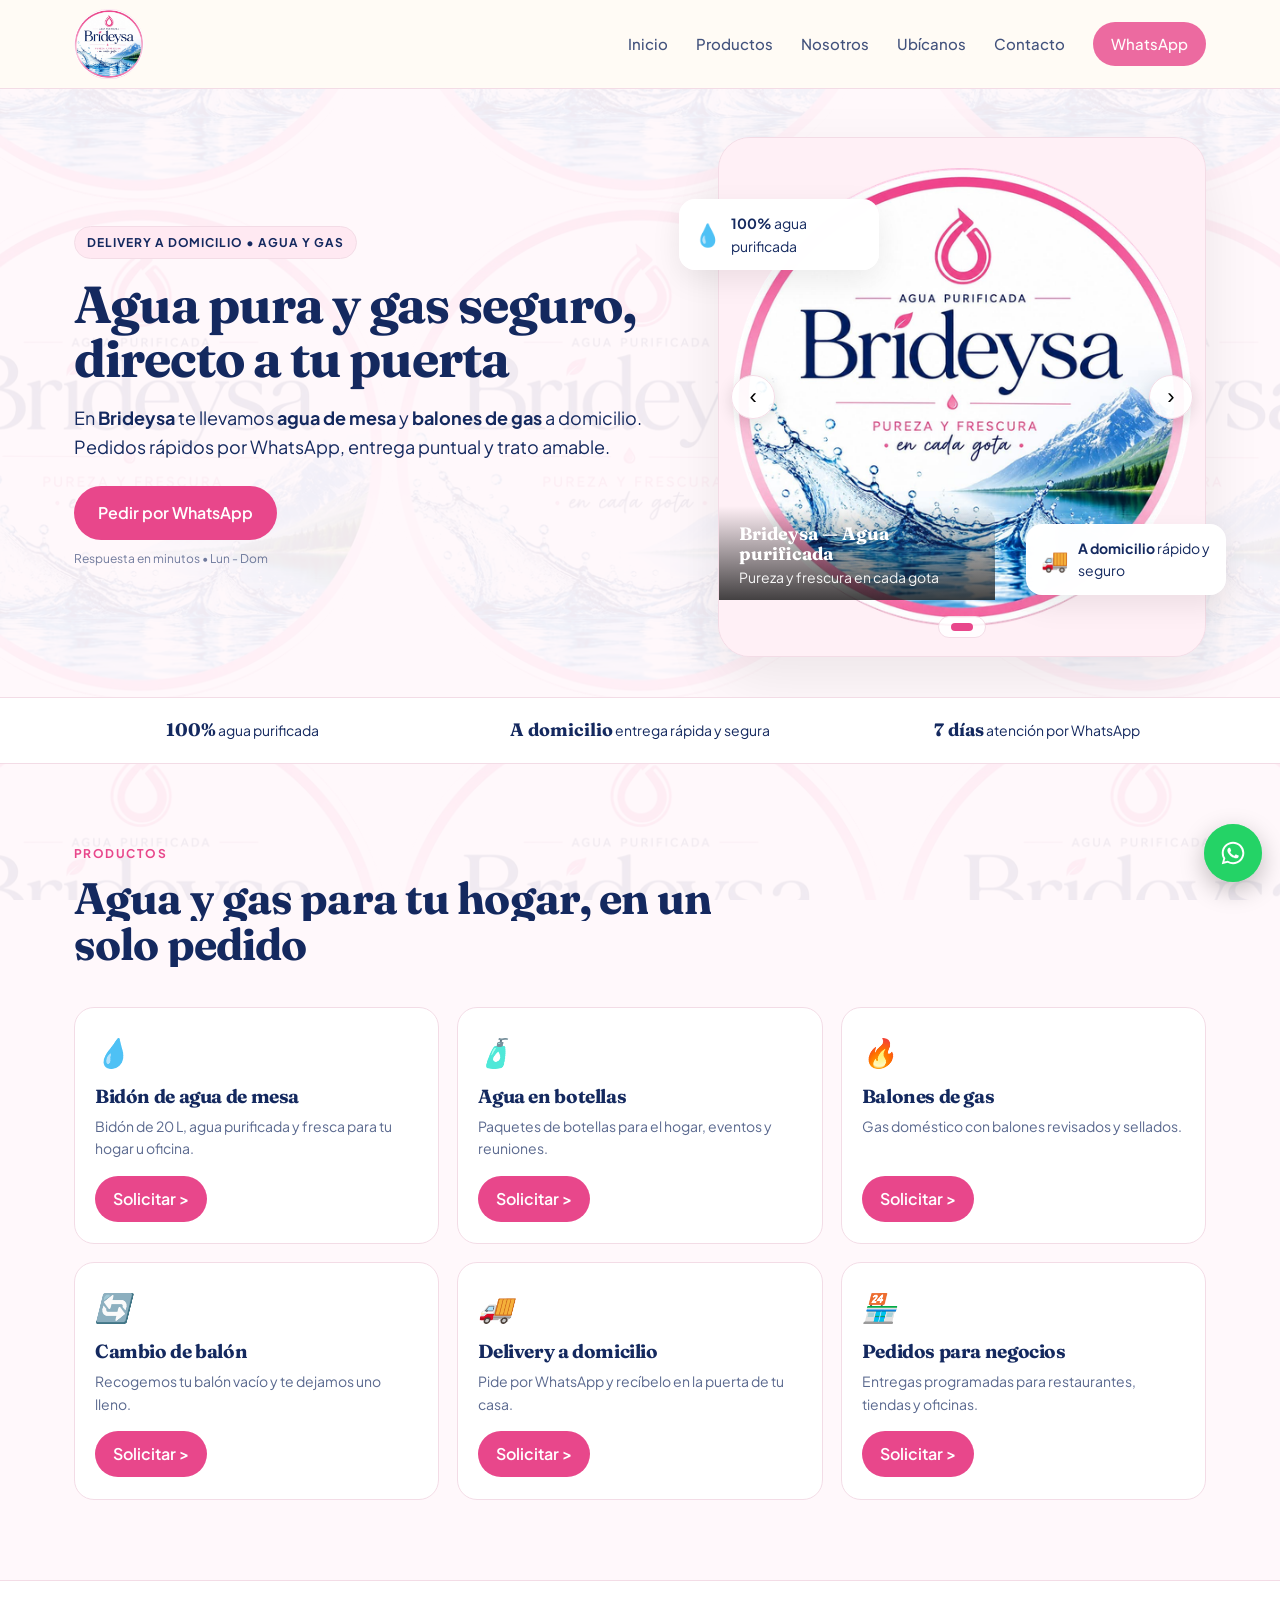
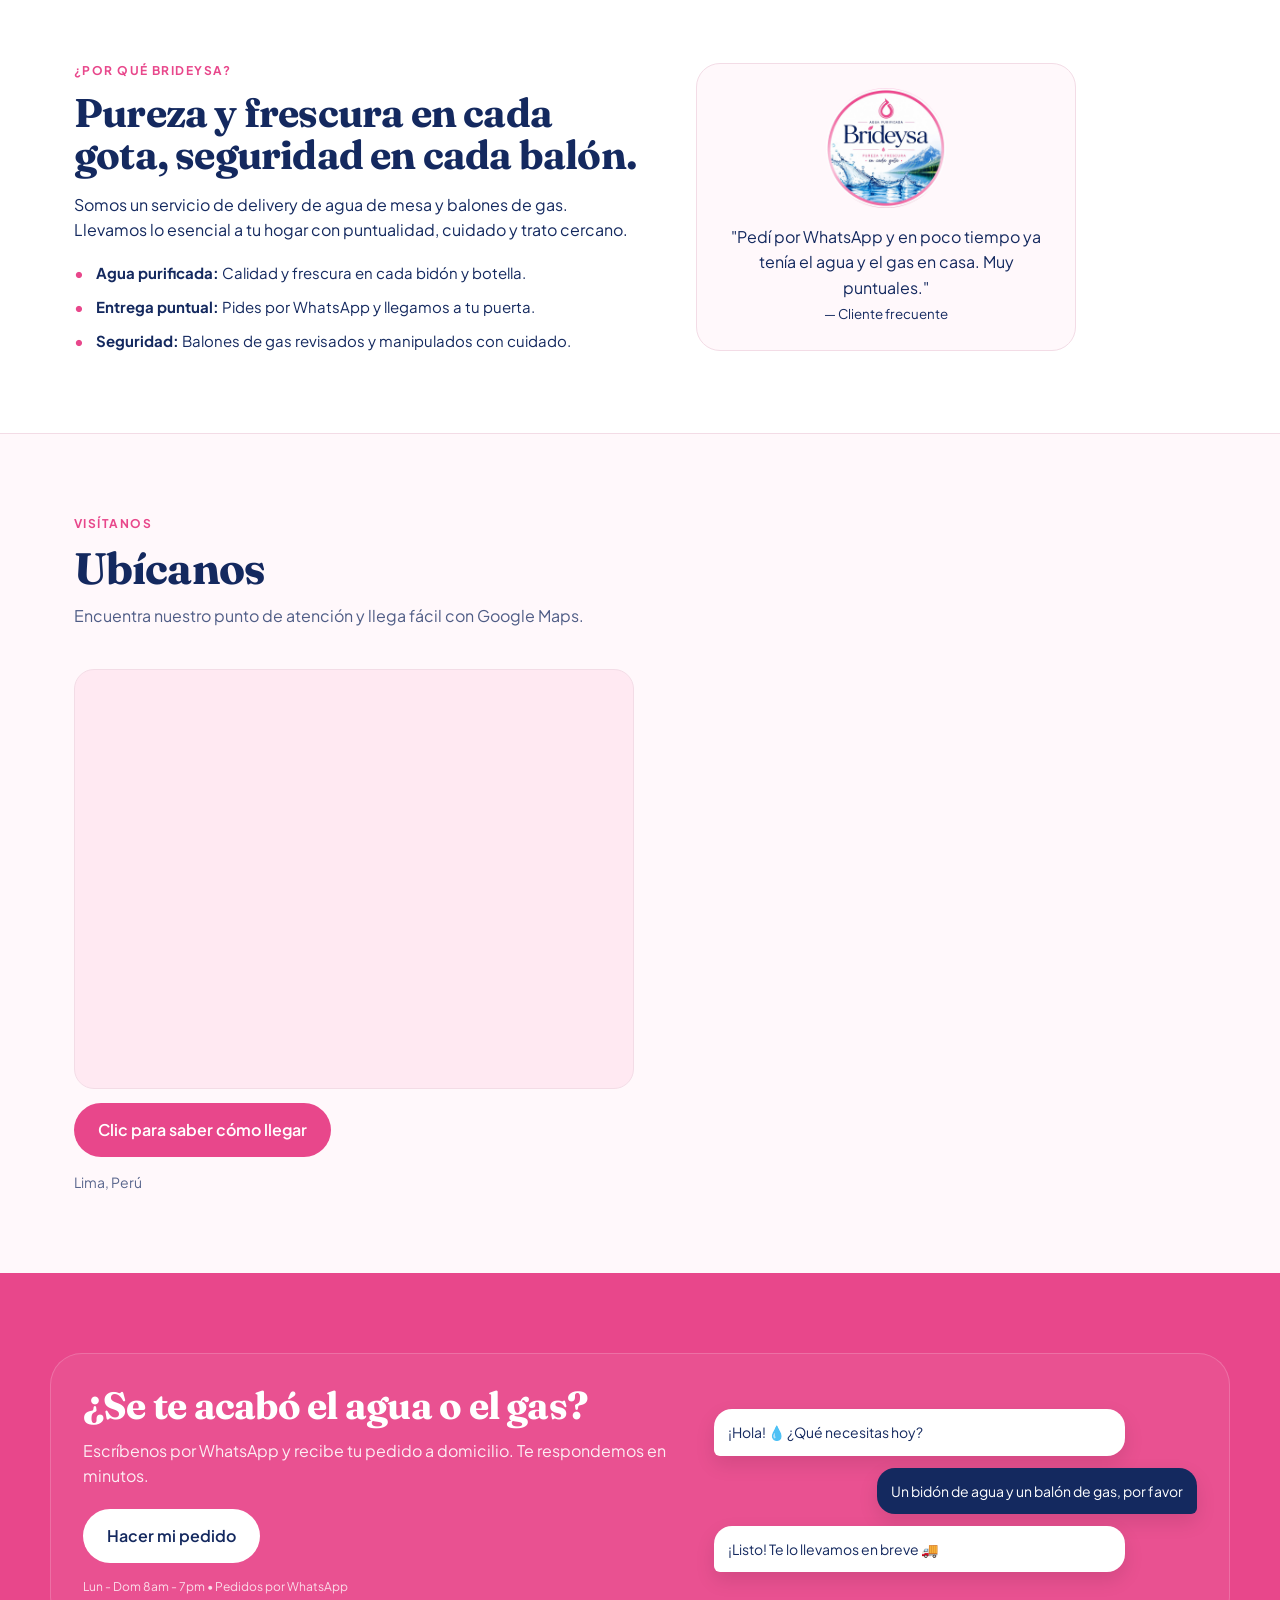
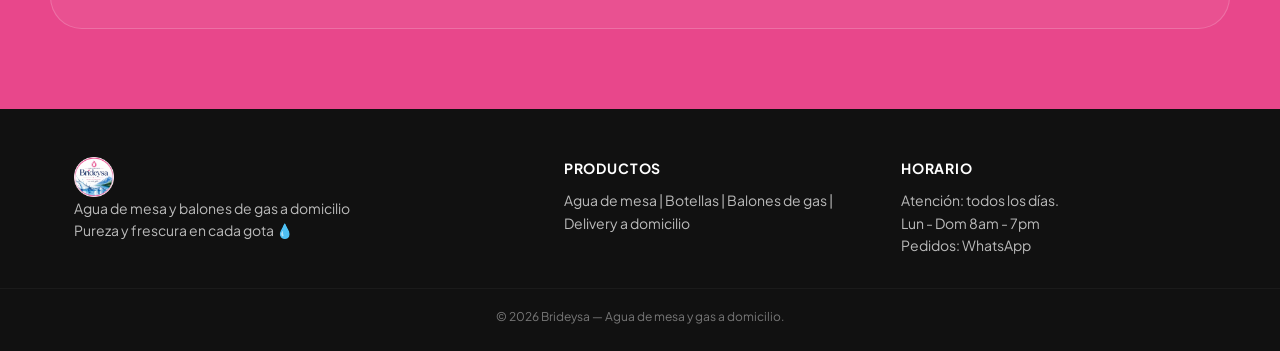
<file: index.html>
<!DOCTYPE html>
<html lang="es">
<head>
<meta charset="utf-8">
<meta name="viewport" content="width=device-width,initial-scale=1,viewport-fit=cover">
<title>Brideysa — Agua de Mesa y Gas a Domicilio</title>
<meta name="description" content="Brideysa: agua de mesa y balones de gas a domicilio. Pide por WhatsApp y recibe en tu puerta.">
<meta name="theme-color" content="#E8478B">

<!-- VISTA PREVIA PARA WHATSAPP / FACEBOOK -->
<meta property="og:title" content="Brideysa — Agua de Mesa y Gas a Domicilio">
<meta property="og:description" content="Brideysa: agua de mesa y balones de gas a domicilio. Pide por WhatsApp y recibe en tu puerta.">
<meta property="og:image" content="https://web-brideysa.vercel.app/og-image.jpg">
<meta property="og:image:secure_url" content="https://web-brideysa.vercel.app/og-image.jpg">
<meta property="og:url" content="https://web-brideysa.vercel.app/">
<meta property="og:type" content="website">
<meta property="og:site_name" content="Brideysa">
<meta property="og:image:width" content="1200">
<meta property="og:image:height" content="630">
<meta property="og:image:alt" content="Brideysa - Agua purificada">

<!-- Twitter / WhatsApp large preview -->
<meta name="twitter:card" content="summary_large_image">
<meta name="twitter:title" content="Brideysa — Agua de Mesa y Gas a Domicilio">
<meta name="twitter:description" content="Agua de mesa y balones de gas a domicilio. Pide por WhatsApp.">
<meta name="twitter:image" content="https://web-brideysa.vercel.app/og-image.jpg">

<link rel="icon" type="image/png" href="assets/img/favicon.png?v=4">
<link rel="apple-touch-icon" href="assets/img/logo.png?v=4">
<link rel="preconnect" href="https://fonts.googleapis.com">
<link href="https://fonts.googleapis.com/css2?family=Fraunces:opsz,wght@9..144,600;9..144,700&family=Plus+Jakarta+Sans:wght@400;500;600&display=swap" rel="stylesheet">
<link rel="stylesheet" href="styles.css?v=4">
</head>
<body>
<div class="bg-watermark" id="bg-watermark"></div>
<div id="splash"><div class="splash-inner"><img data-logo src="assets/img/logo.png?v=4" alt="Brideysa" width="180"><div class="splash-bar"><span></span></div><div class="splash-credit"><p>Desarrollado por ITECT</p><p>© ITECT 2026. Todos los derechos reservados.</p></div></div></div>
<header class="header"><div class="container header-inner"><a href="#inicio" class="logo"><img data-logo src="assets/img/logo.png?v=4" alt="Brideysa"></a><nav class="nav" id="navMenu"><a href="#inicio">Inicio</a><a href="#servicios">Productos</a><a href="#nosotros">Nosotros</a><a href="#ubicanos" id="nav-ubicanos">Ubícanos</a><a href="#contacto">Contacto</a><a class="btn btn-teal" id="header-whatsapp" href="https://wa.me/51900000000?text=Hola%20Brideysa%2C%20quisiera%20hacer%20un%20pedido" target="_blank" rel="noopener">WhatsApp</a></nav><button class="nav-toggle" id="navToggle" aria-label="Menú" aria-expanded="false"><span></span><span></span></button></div></header>
<div class="nav-overlay" id="navOverlay"></div>
<main>
<section id="inicio" class="hero"><div class="container hero-grid">
<div class="hero-copy"><div class="badge reveal" id="hero-badge">Delivery a domicilio • Agua y Gas</div><h1 class="reveal" data-split id="hero-titulo">Agua pura y gas seguro, directo a tu puerta</h1><p class="reveal" style="transition-delay:.15s" id="hero-desc">En <strong>Brideysa</strong> te llevamos agua de mesa y balones de gas a domicilio.</p><div class="hero-cta reveal" style="transition-delay:.25s"><a class="btn btn-teal btn-lg" data-magnetic id="hero-cta" href="https://wa.me/51900000000?text=Hola%20Brideysa%2C%20quisiera%20hacer%20un%20pedido" target="_blank">Pedir por WhatsApp</a><span class="cta-note" id="hero-nota">Respuesta en minutos • Lun - Dom</span></div></div>
<!-- AQUI VA EL CARRUSEL QUE MARCASTE EN ROJO - REEMPLAZA EL BLOQUE DE ANTES -->
<div class="hero-visual reveal" style="transition-delay:.3s" id="hero-visual">
  <div class="carousel" id="hero-carousel">
    <div class="carousel-track" id="carousel-track">
      <!-- Se llena desde data.json -->
    </div>
    <button class="carousel-btn prev" id="carousel-prev" aria-label="Anterior">‹</button>
    <button class="carousel-btn next" id="carousel-next" aria-label="Siguiente">›</button>
    <div class="carousel-dots" id="carousel-dots"></div>
  </div>
  <div class="hero-card float-1"><span>💧</span><div><strong>100%</strong> agua purificada</div></div>
  <div class="hero-card float-2"><span>🚚</span><div><strong>A domicilio</strong> rápido y seguro</div></div>
</div>
</div></section>
<div class="trust-bar"><div class="container trust-grid" id="trust-grid"></div></div>
<section id="servicios" class="section"><div class="container"><div class="section-head reveal"><span class="eyebrow">Productos</span><h2 data-split>Agua y gas para tu hogar, en un solo pedido</h2></div><div class="services-grid" id="services-grid"></div></div></section>
<section id="nosotros" class="section alt"><div class="container about-grid"><div class="about-copy reveal"><span class="eyebrow" id="nosotros-eyebrow">Por qué Brideysa</span><h2 data-split id="nosotros-titulo">Pureza y frescura en cada gota.</h2><p id="nosotros-desc"></p><ul class="values" id="nosotros-valores"></ul></div><div class="about-visual reveal" style="transition-delay:.15s"><div class="about-card"><img data-logo src="assets/img/logo.png?v=4" alt="Logo"><p id="nosotros-testimonio"></p><small id="nosotros-autor"></small></div></div></div></section>
<section id="ubicanos" class="section"><div class="container"><div class="section-head reveal"><span class="eyebrow" id="ubi-eyebrow"></span><h2 id="ubi-titulo"></h2><p id="ubi-texto" style="margin-top:12px;opacity:.75"></p></div><div class="ubi-grid reveal is-visible" id="ubi-grid"><div class="ubi-map"><div class="ubi-map-frame"><iframe id="ubi-iframe" title="Mapa de ubicación" loading="lazy" referrerpolicy="no-referrer-when-downgrade" allowfullscreen></iframe></div><a class="btn btn-teal btn-lg" id="ubi-btn" target="_blank" rel="noopener"></a><p class="ubi-dir" id="ubi-dir"></p></div><div class="ubi-photo" id="ubi-photo" hidden><img id="ubi-img" alt="Nuestro local" loading="lazy"></div></div></div></section>
<section id="contacto" class="section cta"><div class="container cta-box reveal"><div><h2 data-split id="contacto-titulo"></h2><p id="contacto-desc"></p><a class="btn btn-cream btn-lg" data-magnetic id="contacto-cta" href="#" target="_blank">Hablar por WhatsApp</a><div class="cta-meta" id="contacto-meta"></div></div><div class="cta-chat" id="cta-chat"></div></div></section>
</main>
<footer class="footer"><div class="container footer-grid"><div><img data-logo src="assets/img/logo.png?v=4" alt="" height="40"><p id="footer-desc"></p></div><div><h4>Productos</h4><p id="footer-servicios"></p></div><div><h4>Horario</h4><p id="footer-horario"></p></div></div><div class="copy" id="footer-copy"></div></footer>
<script src="lib/manifest.js?v=4" defer></script>
<script src="main.js?v=4" defer></script>
<a id="wa-float" class="wa-float" href="#" target="_blank" rel="noopener" aria-label="Escríbenos por WhatsApp" hidden><svg viewBox="0 0 32 32" width="30" height="30" aria-hidden="true"><path fill="#fff" d="M16.04 4C9.4 4 4 9.35 4 15.94c0 2.1.56 4.15 1.62 5.96L4 28l6.27-1.6a12.1 12.1 0 0 0 5.77 1.47h.01c6.63 0 12.03-5.35 12.03-11.94C28.08 9.35 22.68 4 16.04 4zm0 21.8h-.01a10 10 0 0 1-5.1-1.4l-.37-.22-3.72.95.99-3.6-.24-.37a9.8 9.8 0 0 1-1.5-5.21c0-5.45 4.46-9.88 9.95-9.88 2.66 0 5.15 1.03 7.03 2.9a9.8 9.8 0 0 1 2.91 7c0 5.45-4.46 9.83-9.94 9.83zm5.45-7.36c-.3-.15-1.77-.87-2.04-.97-.27-.1-.47-.15-.67.15-.2.3-.77.97-.94 1.17-.17.2-.35.22-.65.07-.3-.15-1.26-.46-2.4-1.47-.89-.78-1.49-1.75-1.66-2.05-.17-.3-.02-.46.13-.6.13-.13.3-.35.45-.52.15-.17.2-.3.3-.5.1-.2.05-.37-.02-.52-.08-.15-.67-1.6-.92-2.2-.24-.58-.49-.5-.67-.51h-.57c-.2 0-.52.07-.8.37-.27.3-1.04 1.01-1.04 2.47s1.07 2.87 1.22 3.07c.15.2 2.1 3.2 5.08 4.49.71.3 1.26.49 1.7.62.71.22 1.36.19 1.87.12.57-.09 1.77-.72 2.02-1.42.25-.7.25-1.29.17-1.42-.07-.12-.27-.2-.57-.35z"/></svg></a>
</body>
</html>
</file>
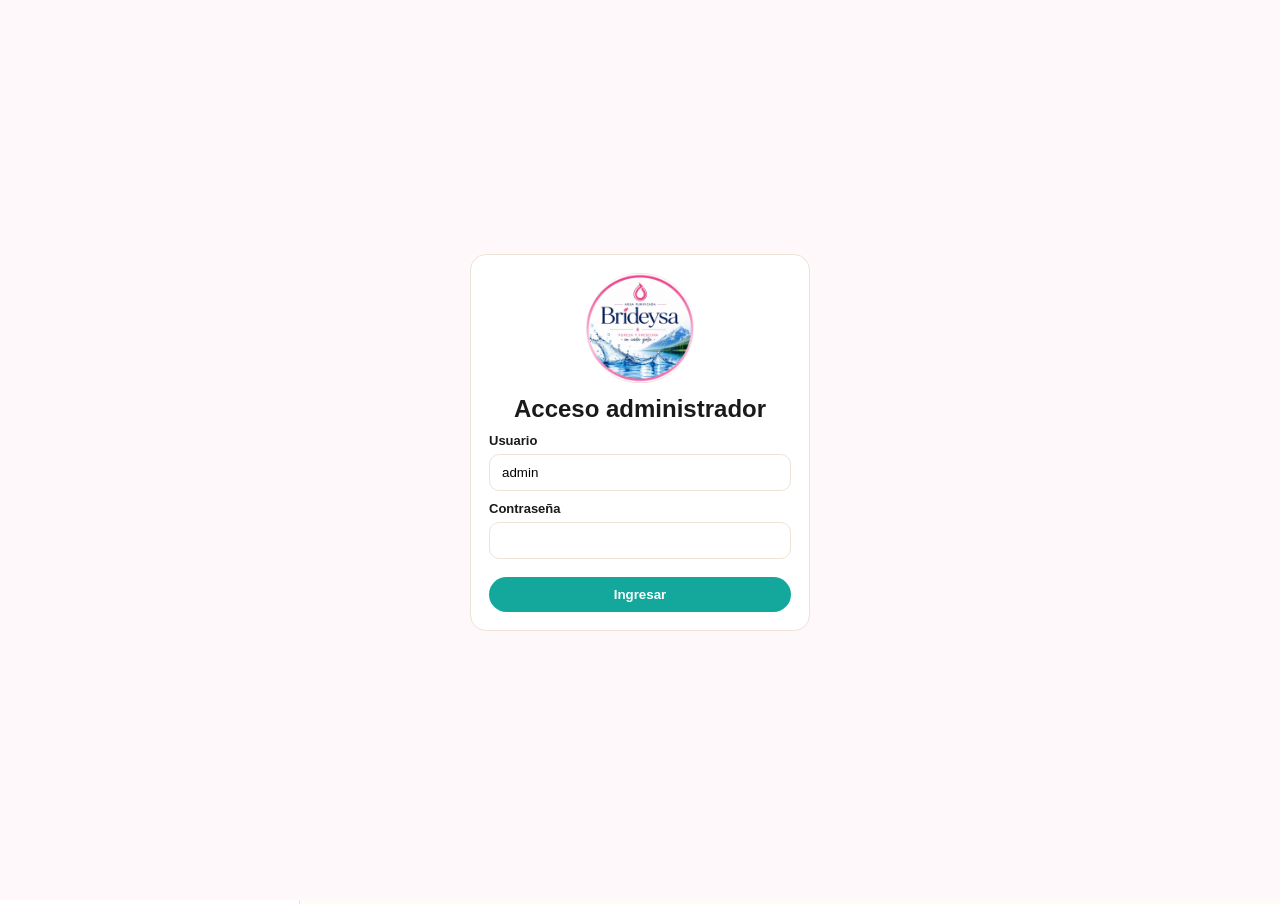
<file: portal_admin.html>
<!DOCTYPE html>
<html lang="es">
<head>
<meta charset="UTF-8">
<meta name="viewport" content="width=device-width,initial-scale=1">
<title>Portal Admin - Brideysa</title>
<meta name="robots" content="noindex,nofollow">
<style>
:root{--cream:#FFFBF5;--teal:#14A89C;--line:#EDE3D6;--charcoal:#1A1A1A}
*{box-sizing:border-box;margin:0;padding:0}body{font-family:Inter,sans-serif;background:var(--cream);color:var(--charcoal)}
.header{padding:18px 24px;border-bottom:1px solid var(--line);background:#fff;display:flex;justify-content:space-between;align-items:center;position:sticky;top:0;z-index:10;flex-wrap:wrap;gap:12px}
.btn{border-radius:999px;padding:10px 18px;border:0;cursor:pointer;font-weight:600}
.btn-teal{background:var(--teal);color:#fff}.btn-ghost{background:#fff;border:1px solid var(--line)}
.layout{display:grid;grid-template-columns:300px 1fr;min-height:calc(100vh - 70px)}
.sidebar{background:#fff;border-right:1px solid var(--line);padding:18px;overflow:auto}
.sidebar h3{font-size:12px;letter-spacing:.1em;text-transform:uppercase;opacity:.6;margin:18px 0 8px}
.sidebar button{display:block;width:100%;text-align:left;padding:10px 12px;border-radius:10px;border:0;background:transparent;cursor:pointer;margin-bottom:4px}
.sidebar button.active{background:var(--cream);border:1px solid var(--line);font-weight:600}
.main{padding:24px;max-width:950px}
.card{background:#fff;border:1px solid var(--line);border-radius:16px;padding:18px;margin-bottom:16px}
label{font-size:13px;font-weight:600;display:block;margin:10px 0 6px}
input,textarea,select{width:100%;padding:10px 12px;border:1px solid var(--line);border-radius:10px;font-family:inherit}
textarea{min-height:70px;resize:vertical}
.grid2{display:grid;grid-template-columns:1fr 1fr;gap:12px}
.svc-item{border:1px dashed var(--line);padding:12px;border-radius:12px;margin-bottom:10px;background:#FFFBF5}
.small{font-size:12px;opacity:.6}
.svc-frame{width:100%;max-width:320px;aspect-ratio:4/3;overflow:hidden;border-radius:12px;border:1px solid var(--line);background:#fff;margin-top:8px}.svc-frame img{width:100%;height:100%;object-fit:cover;display:block}.enc{display:grid;grid-template-columns:90px 1fr;gap:6px 10px;align-items:center;max-width:320px;margin-top:8px;font-size:12px}.enc input{padding:0}
.preview-img{width:100%;height:160px;object-fit:cover;border-radius:10px;border:1px solid var(--line);background:#fff}
.badge{display:inline-flex;padding:4px 8px;border-radius:999px;background:#FFF2E6;border:1px solid var(--line);font-size:11px;font-weight:700}
@media(max-width:900px){.layout{grid-template-columns:1fr}.sidebar{display:flex;gap:8px;overflow-x:auto}.sidebar button{white-space:nowrap}}
</style>
</head>
<body>
<div id="login" style="position:fixed;inset:0;background:#FFF8FB;z-index:99;display:grid;place-items:center;padding:16px"><div class="card" style="width:340px;max-width:100%"><div style="text-align:center"><img src="assets/img/logo.png" alt="Brideysa" width="110"></div><h2 style="text-align:center;margin-top:8px">Acceso administrador</h2><label>Usuario</label><input id="lg-user" autocomplete="username" value="admin"><label>Contraseña</label><input id="lg-pass" type="password" autocomplete="current-password" onkeydown="if(event.key==='Enter')login()"><p id="lg-msg" class="small" style="color:#c0392b;margin-top:8px"></p><button class="btn btn-teal" style="width:100%;margin-top:10px" onclick="login()">Ingresar</button></div></div>
<div id="toast" style="position:fixed;bottom:18px;left:50%;transform:translateX(-50%);background:#14295F;color:#fff;padding:12px 18px;border-radius:12px;display:none;z-index:100;max-width:90%"></div>
<div class="header"><strong>Brideysa - Panel de administración</strong><div style="display:flex;gap:8px;flex-wrap:wrap"><button class="btn btn-ghost" onclick="importar()">Importar JSON</button> <button class="btn btn-ghost" onclick="copiar()">Copiar JSON</button> <button class="btn btn-ghost" onclick="exportar()">Descargar cambios</button> <button class="btn btn-teal" onclick="publicar()">🚀 Subir cambios</button> <button class="btn btn-ghost" onclick="cambiarClave()">🔑 Contraseña</button> <button class="btn btn-ghost" onclick="salir()">Salir</button></div></div>
<div class="layout">
<div class="sidebar">
<h3>Secciones</h3>
<button class="active" onclick="show('hero')" id="b-hero">Inicio / Hero</button>
<button onclick="show('whatsapp')" id="b-whatsapp">💬 WhatsApp</button>
<button onclick="show('logo')" id="b-logo">🖼️ Logo</button>
<button onclick="show('carrusel')" id="b-carrusel">📸 Carrusel</button>
<button onclick="show('fondo')" id="b-fondo">🎨 Fondo Transparente</button>
<button onclick="show('trust')" id="b-trust">Barra Confianza</button>
<button onclick="show('servicios')" id="b-servicios">Productos</button>
<button onclick="show('nosotros')" id="b-nosotros">Nosotros</button>
<button onclick="show('ubicanos')" id="b-ubicanos">📍 Ubícanos</button>
<button onclick="show('contacto')" id="b-contacto">Contacto / Chat</button>
<button onclick="show('secciones')" id="b-secciones">➕ Secciones nuevas</button>
<button onclick="show('footer')" id="b-footer">Footer</button>
<p class="small" style="margin-top:20px">Fotos: hasta 5 MB cada una. Se optimizan solas y se guardan en GitHub al seleccionarlas.</p>
</div>
<div class="main">
<div id="sec-logo" class="sec" style="display:none"><h2>🖼️ Logo</h2><div class="card">
<p class="small">Sube tu nuevo logo (PNG con fondo transparente recomendado, hasta 5 MB). Se actualiza en el menú, la pantalla de carga, Nosotros, el footer, el fondo y el icono de la pestaña. La imagen que sale al compartir el enlace en redes (og-image.jpg) no cambia.</p>
<div style="background:#FFF8FB;border:1px dashed var(--line);border-radius:12px;padding:16px;text-align:center"><img id="logo-preview" src="assets/img/logo.png" alt="Logo" style="max-width:180px;max-height:180px"></div>
<label>Subir nuevo logo</label><input type="file" accept="image/png,image/jpeg,image/webp" onchange="handleLogo(this)">
<button class="btn btn-ghost" style="margin-top:8px" onclick="restaurarLogo()">Restaurar logo original</button>
</div></div>
<div id="sec-ubicanos" class="sec" style="display:none"><h2>📍 Ubícanos</h2><div class="card">
<label>Mostrar sección</label><select id="ubi-activo"><option value="true">Sí</option><option value="false">No</option></select>
<label>Etiqueta pequeña</label><input id="ubi-eyebrow">
<label>Título</label><input id="ubi-titulo">
<label>Texto</label><textarea id="ubi-texto"></textarea>
<label>Dirección (se usa para el mapa y el botón)</label><input id="ubi-direccion" placeholder="Av. Principal 123, Lima, Perú">
<label>Código "Insertar un mapa" de Google Maps (opcional, para el punto exacto)</label><textarea id="ubi-embed" placeholder='En Google Maps: Compartir > Insertar un mapa > Copiar HTML. Pégalo aquí.'></textarea>
<label>Enlace del botón (opcional)</label><input id="ubi-enlace" placeholder="Si lo dejas vacío, abre la ruta hacia la dirección">
<label>Texto del botón</label><input id="ubi-btn">
<label>Foto al costado del mapa (opcional, hasta 5 MB)</label><input type="file" accept="image/*" onchange="handleUbiFoto(this)">
<div id="ubi-foto-box"></div>
</div></div>
<div id="sec-whatsapp" class="sec" style="display:none"><h2>💬 WhatsApp</h2><div class="card">
<p class="small">Configura el número una sola vez: se aplica al botón del menú, el botón principal, el de Contacto, el botón flotante y los botones "Solicitar" de cada producto.</p>
<label>Número de WhatsApp (con código de país)</label><input id="wa-num" inputmode="numeric" placeholder="51987654321">
<p class="small">Perú: si escribes 9 dígitos (ej. 987654321) se agrega el 51 automáticamente. Enlace resultante: <span id="wa-preview"></span></p>
<label>Mensaje predeterminado (botones generales)</label><input id="wa-msg" placeholder="Hola Brideysa, quisiera hacer un pedido">
<label>Botón flotante de WhatsApp</label><select id="wa-float"><option value="true">Mostrar</option><option value="false">Ocultar</option></select>
</div></div>
<div id="sec-hero" class="sec"><h2>Hero</h2><div class="card"><label>Badge</label><input id="hero-badge"><label>Título principal</label><textarea id="hero-titulo"></textarea><label>Descripción (puede tener HTML)</label><textarea id="hero-desc"></textarea><div class="grid2"><div><label>Texto botón</label><input id="hero-ctaTexto"></div><div class="small" style="align-self:end">El link usa el número de la sección 💬 WhatsApp.</div></div><label>Nota debajo botón</label><input id="hero-ctaNota"></div></div>

<div id="sec-carrusel" class="sec" style="display:none">
<h2>📸 Carrusel de fotos</h2>
<p class="small">Cada foto puede pesar hasta 5 MB. Se optimizan automáticamente (máx. 1600px) y se suben a GitHub como archivo, así la web carga rápido en celular.</p>
<div id="carrusel-list"></div>
<button class="btn btn-teal" onclick="addCarrusel()">+ Añadir foto al carrusel</button>
</div>

<div id="sec-fondo" class="sec" style="display:none">
<h2>🎨 Fondo Transparente</h2>
<div class="card">
<label><input type="checkbox" id="fondo-activo" onchange="data.config.fondoTransparente.activo=this.checked;save();renderFondoPreview()"> Activar fondo con marca de agua transparente</label>
<label>Opacidad (0.02 muy transparente - 0.15 más visible)</label>
<input type="range" id="fondo-opacidad" min="0.02" max="0.2" step="0.01" oninput="data.config.fondoTransparente.opacidad=parseFloat(this.value);document.getElementById('op-val').textContent=this.value;save();renderFondoPreview()"><span id="op-val">0.07</span>
<label>Imagen de fondo (Base64)</label>
<div class="grid2">
<div>
<input type="file" id="fondo-file" accept="image/*" onchange="handleFondoFile(this)">
<button class="btn btn-ghost" onclick="data.config.fondoTransparente.imagen='';save();renderFondoPreview();alert('Se usará el logo por defecto')">Usar logo por defecto</button>
</div>
<div>
<img id="fondo-preview" class="preview-img" style="height:120px">
</div>
</div>
</div>
</div>

<div id="sec-trust" class="sec" style="display:none"><h2>Barra de Confianza</h2><div id="trust-list"></div><button class="btn btn-ghost" onclick="addTrust()">+ Añadir item</button></div>
<div id="sec-servicios" class="sec" style="display:none"><h2>Productos</h2><div id="servicios-list"></div><button class="btn btn-teal" onclick="addServicio()">+ Añadir producto</button></div>
<div id="sec-nosotros" class="sec" style="display:none"><h2>Nosotros</h2><div class="card"><label>Eyebrow</label><input id="nos-eyebrow"><label>Título</label><textarea id="nos-titulo"></textarea><label>Descripción</label><textarea id="nos-desc"></textarea><h4 style="margin-top:12px">Valores</h4><div id="valores-list"></div><button class="btn btn-ghost" onclick="addValor()">+ Valor</button><div class="grid2" style="margin-top:12px"><div><label>Testimonio</label><textarea id="nos-test"></textarea></div><div><label>Autor testimonio</label><input id="nos-autor"></div></div></div></div>
<div id="sec-contacto" class="sec" style="display:none"><h2>Contacto</h2><div class="card"><label>Título</label><textarea id="cont-titulo"></textarea><label>Descripción</label><textarea id="cont-desc"></textarea><div class="grid2"><div><label>Texto botón</label><input id="cont-ctaTexto"></div><div class="small" style="align-self:end">El link usa el número de la sección 💬 WhatsApp.</div></div><label>Meta (horario)</label><input id="cont-meta"><h4 style="margin-top:12px">Chat burbujas</h4><div id="chat-list"></div><button class="btn btn-ghost" onclick="addChat()">+ Burbuja chat</button></div></div>
<div id="sec-secciones" class="sec" style="display:none">
<h2>➕ Secciones nuevas</h2>
<p class="small">Crea secciones adicionales (ej. Preguntas frecuentes, Zonas de reparto, Promociones). Aparecen en el menú de la web y puedes elegir en qué lugar de la página van.</p>
<div id="secciones-list"></div>
<button class="btn btn-teal" onclick="addSeccion()">+ Añadir sección</button>
</div>
<div id="sec-footer" class="sec" style="display:none"><h2>Footer</h2><div class="card"><label>Descripción</label><textarea id="foot-desc"></textarea><label>Texto servicios</label><textarea id="foot-serv"></textarea><label>Horario</label><textarea id="foot-hor"></textarea><label>Copy</label><input id="foot-copy"></div></div>
</div>
</div>
<input type="file" id="fileInput" accept=".json" style="display:none">
<script>
let data = null;

const API='/api/publish', isLocal=['localhost','127.0.0.1'].includes(location.hostname);
let PW=sessionStorage.getItem('bz_pw')||'';
function toast(t){const e=document.getElementById('toast');e.textContent=t;e.style.display='block';clearTimeout(window._t);window._t=setTimeout(()=>e.style.display='none',6000);}
async function api(body){try{const r=await fetch(API,{method:'POST',headers:{'Content-Type':'application/json'},body:JSON.stringify(body)});let j={};try{j=await r.json()}catch(e){}j.status=r.status;return j;}catch(e){return {ok:false,error:'Sin conexión con el servidor'}}}
async function login(){
  const u=document.getElementById('lg-user').value.trim(),p=document.getElementById('lg-pass').value,m=document.getElementById('lg-msg');m.textContent='';
  let ok=false;
  if(isLocal){ok=(u==='admin'&&p==='123123');if(!ok)m.textContent='Usuario o contraseña incorrectos';}
  else{const j=await api({action:'login',user:u,password:p});ok=!!j.ok;if(!ok)m.textContent=j.status===404?'El servidor de publicación no está activo':(j.error||'Error');}
  if(ok){PW=p;sessionStorage.setItem('bz_pw',p);document.getElementById('login').style.display='none';init();}
}
async function boot(){
  if(isLocal){document.getElementById('login').style.display='grid';return;}
  if(PW){const j=await api({action:'login',user:'admin',password:PW});if(j.ok){document.getElementById('login').style.display='none';return init();}}
  document.getElementById('login').style.display='grid';
}
function salir(){sessionStorage.removeItem('bz_pw');location.reload();}
async function publicar(){
  if(isLocal){toast('Subir cambios solo funciona en la web publicada. Aquí usa "Descargar cambios".');return;}
  if(!confirm('¿Publicar los cambios en la web?'))return;
  toast('Subiendo cambios...');
  const j=await api({action:'publish',user:'admin',password:PW,data});
  if(j.ok){try{localStorage.removeItem('bz_admin_v1')}catch(e){}}
  toast(j.ok?'✅ Cambios enviados. En 1-2 minutos se verán en la web (Ctrl+F5).':'❌ '+(j.error||'Error al publicar'));
}
async function cambiarClave(){
  if(isLocal){toast('Cambia la contraseña desde la web publicada.');return;}
  const n=prompt('Nueva contraseña (mínimo 6 caracteres):');if(!n)return;
  if(n!==prompt('Repite la nueva contraseña:')){toast('Las contraseñas no coinciden');return;}
  const j=await api({action:'password',user:'admin',password:PW,newPassword:n});
  if(j.ok){PW=n;sessionStorage.setItem('bz_pw',n);toast('✅ Contraseña cambiada. En 1-2 minutos queda activa.');}else toast('❌ '+(j.error||'Error'));
}
function show(id){
  document.querySelectorAll('.sec').forEach(s=>s.style.display='none');
  document.querySelectorAll('.sidebar button').forEach(b=>b.classList.remove('active'));
  document.getElementById('sec-'+id).style.display='block';
  document.getElementById('b-'+id).classList.add('active');
}
async function init(){
  const saved = localStorage.getItem('bz_admin_v1');
  if(saved){ try{ data = JSON.parse(saved); }catch(e){} }
  if(!data){
    const res = await fetch('data.json'); data = await res.json();
  }
  if(!data.config) data.config = {fondoTransparente:{activo:true,opacidad:0.07,imagen:""}};
  if(!data.config.fondoTransparente) data.config.fondoTransparente={activo:true,opacidad:0.07,imagen:""};
  if(!data.carrusel) data.carrusel=[];
  if(!Array.isArray(data.secciones)) data.secciones=[];
  data.ubicacion=Object.assign({activo:true,eyebrow:'Visítanos',titulo:'Ubícanos',texto:'Encuentra nuestro punto de atención y llega fácil con Google Maps.',direccion:'Lima, Perú',mapaEmbed:'',enlace:'',btnTexto:'Clic para saber cómo llegar',imagen:''},data.ubicacion||{});
  if(!data.config) data.config={};
  renderAll();
}
function renderAll(){
  document.getElementById('hero-badge').value = data.hero.badge||'';
  document.getElementById('hero-titulo').value = data.hero.titulo||'';
  document.getElementById('hero-desc').value = data.hero.descripcion||'';
  document.getElementById('hero-ctaTexto').value = data.hero.ctaTexto||'';
  document.getElementById('hero-ctaNota').value = data.hero.ctaNota||'';
  const cl = document.getElementById('carrusel-list'); cl.innerHTML='';
  data.carrusel.forEach((c,i)=>{
    const d=document.createElement('div'); d.className='card';
    const hasImg = !!c.imagen;
    let sizeInfo = '';
    if(hasImg){ const kb = c.imagen.startsWith('data:') ? Math.round((c.imagen.length*3/4)/1024) : sizes[c.imagen]; if(kb) sizeInfo = `<span class="badge">${kb} KB optimizada</span>`; }
    d.innerHTML=`
      <div class="grid2">
        <div>
          <label>Foto ${i+1} - Selecciona (hasta 5 MB) ${sizeInfo}</label>
          <input type="file" accept="image/*" onchange="handleCarruselFile(this, ${i})">
          ${hasImg?`<img src="${imgSrc(c.imagen)}" class="preview-img" style="margin-top:8px">`:`<div class="preview-img" style="display:grid;place-items:center;opacity:.5">Sin foto - sube una</div>`}
          <label style="margin-top:8px">Estado</label>
          <select onchange="data.carrusel[${i}].activo=this.value==='true';save()"><option value="true" ${c.activo!==false?'selected':''}>Activo</option><option value="false" ${c.activo===false?'selected':''}>Oculto</option></select>
        </div>
        <div>
          <label>Título</label><input value="${(c.titulo||'').replace(/"/g,'&quot;')}" oninput="data.carrusel[${i}].titulo=this.value;save()">
          <label>Descripción corta</label><textarea oninput="data.carrusel[${i}].descripcion=this.value;save()">${c.descripcion||''}</textarea>
          <div style="display:flex;gap:8px;margin-top:10px">
            <button class="btn btn-ghost" onclick="moveCarrusel(${i},-1)">↑ Subir</button>
            <button class="btn btn-ghost" onclick="moveCarrusel(${i},1)">↓ Bajar</button>
            <button class="btn btn-ghost" style="color:red;border-color:red" onclick="if(confirm('¿Eliminar esta foto?')){data.carrusel.splice(${i},1);renderAll();save();}">Eliminar</button>
          </div>
        </div>
      </div>`;
    cl.appendChild(d);
  });
  document.getElementById('fondo-activo').checked = data.config.fondoTransparente.activo!==false;
  document.getElementById('fondo-opacidad').value = data.config.fondoTransparente.opacidad||0.07;
  document.getElementById('op-val').textContent = data.config.fondoTransparente.opacidad||0.07;
  renderFondoPreview();
  const tl = document.getElementById('trust-list'); tl.innerHTML='';
  data.trust.forEach((t,i)=>{
    const d=document.createElement('div'); d.className='grid2 svc-item';
    d.innerHTML=`<div><label>Número</label><input value="${t.numero||''}" oninput="data.trust[${i}].numero=this.value;save()"></div><div><label>Texto</label><input value="${t.texto||''}" oninput="data.trust[${i}].texto=this.value;save()"></div><button class="btn btn-ghost" onclick="data.trust.splice(${i},1);renderAll();save()" style="grid-column:span 2">Eliminar</button>`;
    tl.appendChild(d);
  });
  const sl = document.getElementById('servicios-list'); sl.innerHTML='';
  data.servicios.forEach((s,i)=>{
    const d=document.createElement('div'); d.className='svc-item';
    const kb = s.imagen ? (s.imagen.startsWith('data:') ? Math.round(s.imagen.length*0.75/1024) : sizes[s.imagen]) : 0;
    const foto = s.imagen ? `
      <div class="svc-frame"><img id="svcimg-${i}" src="${ea(imgSrc(s.imagen))}" style="${encStyle(s)}"></div>
      <div class="enc">
        <span>Zoom</span><input type="range" min="1" max="3" step="0.05" value="${num(s.zoom,1,1,3)}" oninput="setEnc(${i},'zoom',this.value)">
        <span>Horizontal</span><input type="range" min="0" max="100" step="1" value="${num(s.posX,50,0,100)}" oninput="setEnc(${i},'posX',this.value)">
        <span>Vertical</span><input type="range" min="0" max="100" step="1" value="${num(s.posY,50,0,100)}" oninput="setEnc(${i},'posY',this.value)">
      </div>
      <div style="display:flex;gap:6px;flex-wrap:wrap;margin-top:8px;align-items:center"><button class="btn btn-ghost" onclick="resetEnc(${i})">Restablecer encuadre</button><button class="btn btn-ghost" style="color:red;border-color:red" onclick="quitarFotoServicio(${i})">Quitar foto</button>${kb?`<span class="badge">${kb} KB optimizada</span>`:''}</div>` : '';
    d.innerHTML=`<div class="grid2"><div><label>Icono (emoji, se usa si no hay foto)</label><input value="${ea(s.icono)}" oninput="data.servicios[${i}].icono=this.value;save()"></div><div><label>Activo</label><select onchange="data.servicios[${i}].activo=this.value==='true';save()"><option value="true" ${s.activo!==false?'selected':''}>Sí</option><option value="false" ${s.activo===false?'selected':''}>No</option></select></div></div><label>Título</label><input value="${ea(s.titulo)}" oninput="data.servicios[${i}].titulo=this.value;save()"><label>Descripción</label><textarea oninput="data.servicios[${i}].descripcion=this.value;save()">${ea(s.descripcion)}</textarea><label>${s.imagen?'Reemplazar foto':'Foto (opcional)'} — hasta 5 MB</label><input type="file" accept="image/*" onchange="handleServicioFoto(this,${i})">${foto}<div style="margin-top:10px"><button class="btn btn-ghost" onclick="data.servicios.splice(${i},1);renderAll();save()">Eliminar servicio</button></div>`;
    sl.appendChild(d);
  });
  document.getElementById('nos-eyebrow').value = data.nosotros.eyebrow||'';
  document.getElementById('nos-titulo').value = data.nosotros.titulo||'';
  document.getElementById('nos-desc').value = data.nosotros.descripcion||'';
  document.getElementById('nos-test').value = data.nosotros.testimonio||'';
  document.getElementById('nos-autor').value = data.nosotros.testimonioAutor||'';
  const vl = document.getElementById('valores-list'); vl.innerHTML='';
  data.nosotros.valores.forEach((v,i)=>{
    const d=document.createElement('div'); d.className='grid2 svc-item';
    d.innerHTML=`<div><label>Título valor</label><input value="${v.titulo||''}" oninput="data.nosotros.valores[${i}].titulo=this.value;save()"></div><div><label>Descripción</label><input value="${v.descripcion||''}" oninput="data.nosotros.valores[${i}].descripcion=this.value;save()"></div><button class="btn btn-ghost" onclick="data.nosotros.valores.splice(${i},1);renderAll();save()" style="grid-column:span 2">Eliminar</button>`;
    vl.appendChild(d);
  });
  document.getElementById('cont-titulo').value = data.contacto.titulo||'';
  document.getElementById('cont-desc').value = data.contacto.descripcion||'';
  document.getElementById('cont-ctaTexto').value = data.contacto.ctaTexto||'';
  document.getElementById('cont-meta').value = data.contacto.meta||'';
  const chatL = document.getElementById('chat-list'); chatL.innerHTML='';
  data.contacto.chat.forEach((c,i)=>{
    const d=document.createElement('div'); d.className='grid2 svc-item';
    d.innerHTML=`<div><label>Texto</label><input value="${(c.texto||'').replace(/"/g,'&quot;')}" oninput="data.contacto.chat[${i}].texto=this.value;save()"></div><div><label>Tipo</label><select onchange="data.contacto.chat[${i}].tipo=this.value;save()"><option value="bot" ${c.tipo==='bot'?'selected':''}>Bot (blanco)</option><option value="me" ${c.tipo==='me'?'selected':''}>Yo (oscuro)</option></select></div><button class="btn btn-ghost" onclick="data.contacto.chat.splice(${i},1);renderAll();save()" style="grid-column:span 2">Eliminar</button>`;
    chatL.appendChild(d);
  });
  document.getElementById('foot-desc').value = data.footer.descripcion||'';
  document.getElementById('foot-serv').value = data.footer.serviciosTexto||'';
  document.getElementById('foot-hor').value = data.footer.horario||'';
  document.getElementById('foot-copy').value = data.footer.copy||'';
  renderSecciones();
  renderWhatsapp();
  renderUbicacionAdmin();
  renderLogoAdmin();
  document.getElementById('hero-badge').oninput = e=>{data.hero.badge=e.target.value;save()};
  document.getElementById('hero-titulo').oninput = e=>{data.hero.titulo=e.target.value;save()};
  document.getElementById('hero-desc').oninput = e=>{data.hero.descripcion=e.target.value;save()};
  document.getElementById('hero-ctaTexto').oninput = e=>{data.hero.ctaTexto=e.target.value;save()};
  document.getElementById('hero-ctaNota').oninput = e=>{data.hero.ctaNota=e.target.value;save()};
  document.getElementById('nos-eyebrow').oninput = e=>{data.nosotros.eyebrow=e.target.value;save()};
  document.getElementById('nos-titulo').oninput = e=>{data.nosotros.titulo=e.target.value;save()};
  document.getElementById('nos-desc').oninput = e=>{data.nosotros.descripcion=e.target.value;save()};
  document.getElementById('nos-test').oninput = e=>{data.nosotros.testimonio=e.target.value;save()};
  document.getElementById('nos-autor').oninput = e=>{data.nosotros.testimonioAutor=e.target.value;save()};
  document.getElementById('cont-titulo').oninput = e=>{data.contacto.titulo=e.target.value;save()};
  document.getElementById('cont-desc').oninput = e=>{data.contacto.descripcion=e.target.value;save()};
  document.getElementById('cont-ctaTexto').oninput = e=>{data.contacto.ctaTexto=e.target.value;save()};
  document.getElementById('cont-meta').oninput = e=>{data.contacto.meta=e.target.value;save()};
  document.getElementById('foot-desc').oninput = e=>{data.footer.descripcion=e.target.value;save()};
  document.getElementById('foot-serv').oninput = e=>{data.footer.serviciosTexto=e.target.value;save()};
  document.getElementById('foot-hor').oninput = e=>{data.footer.horario=e.target.value;save()};
  document.getElementById('foot-copy').oninput = e=>{data.footer.copy=e.target.value;save()};
}
function save(){ try{ localStorage.setItem('bz_admin_v1', JSON.stringify(data)); }catch(e){} }
function renderFondoPreview(){
  const img = document.getElementById('fondo-preview');
  const src = data.config.fondoTransparente.imagen;
  if(src && src.startsWith('data:image')) img.src = src;
  else img.src = '';
  img.style.opacity = data.config.fondoTransparente.opacidad||0.07;
}
// IMAGENES: hasta 5 MB de origen; se optimizan y (en la web publicada) se suben a GitHub como archivo
const MAX_MB=5, previews={}, sizes={};
const imgSrc=p=>previews[p]||p;
const ea=v=>String(v==null?'':v).replace(/&/g,'&amp;').replace(/"/g,'&quot;').replace(/</g,'&lt;').replace(/>/g,'&gt;');
function prepararImagen(file,maxW,maxBytes,opts){
  return new Promise((ok,fail)=>{
    const url=URL.createObjectURL(file), img=new Image();
    img.onerror=()=>{URL.revokeObjectURL(url);fail(new Error('No se pudo leer la imagen'))};
    img.onload=()=>{
      URL.revokeObjectURL(url);
      let w=img.width,h=img.height; if(w>maxW){h=Math.round(h*maxW/w);w=maxW;}
      if(opts&&opts.png){ for(let k=0;k<8;k++){ const c=document.createElement('canvas'); c.width=w; c.height=h; c.getContext('2d').drawImage(img,0,0,w,h); const d=c.toDataURL('image/png'); if(d.length*0.75<=maxBytes) return ok(d); w=Math.round(w*0.8); h=Math.round(h*0.8); } return fail(new Error('No se pudo reducir el logo lo suficiente')); }
      for(let intento=0;intento<6;intento++){
        const c=document.createElement('canvas'); c.width=w; c.height=h;
        const x=c.getContext('2d'); x.fillStyle='#fff'; x.fillRect(0,0,w,h); x.drawImage(img,0,0,w,h);
        for(let q=0.88;q>=0.5;q-=0.1){
          const d=c.toDataURL('image/jpeg',q);
          if(d.length*0.75<=maxBytes) return ok(d);
        }
        w=Math.round(w*0.8); h=Math.round(h*0.8);
      }
      fail(new Error('No se pudo reducir la imagen lo suficiente'));
    };
    img.src=url;
  });
}
async function guardarImagen(dataUrl,prefijo){
  if(isLocal) return dataUrl; // en local se guarda en base64 dentro de data.json
  const name=prefijo+'-'+Date.now()+(dataUrl.startsWith('data:image/png')?'.png':'.jpg');
  toast('Subiendo imagen a GitHub...');
  const j=await api({action:'upload',user:'admin',password:PW,name,content:dataUrl.split(',')[1]});
  if(!j.ok) throw new Error(j.error||'No se pudo subir la imagen');
  previews[j.path]=dataUrl; sizes[j.path]=Math.round(dataUrl.length*0.75/1024);
  return j.path;
}
function validarArchivo(file,input){
  if(!file.type.startsWith('image/')){alert('Selecciona un archivo de imagen');input.value='';return false;}
  if(file.size>MAX_MB*1024*1024){alert('La imagen pesa '+(file.size/1048576).toFixed(1)+' MB. El máximo es '+MAX_MB+' MB.');input.value='';return false;}
  return true;
}
async function handleCarruselFile(input, idx){
  const file=input.files[0]; if(!file||!validarArchivo(file,input)) return;
  toast('Procesando imagen...');
  try{
    const url=await prepararImagen(file,1600,2.8*1024*1024);
    data.carrusel[idx].imagen=await guardarImagen(url,'carrusel');
    renderAll(); save(); toast('✅ Imagen lista');
  }catch(e){ toast('❌ '+e.message); }
}
async function handleSeccionImg(input,i){
  const file=input.files[0]; if(!file||!validarArchivo(file,input)) return;
  toast('Procesando imagen...');
  try{
    const url=await prepararImagen(file,1600,2.8*1024*1024);
    data.secciones[i].imagen=await guardarImagen(url,'seccion');
    renderAll(); save(); toast('✅ Imagen lista');
  }catch(e){ toast('❌ '+e.message); }
}
async function handleFondoFile(input){
  const file = input.files[0]; if(!file||!validarArchivo(file,input)) return;
  try{ data.config.fondoTransparente.imagen = await prepararImagen(file,800,300*1024); renderAll(); save(); }catch(e){ toast('❌ '+e.message); }
}
function moveCarrusel(i,dir){
  const j = i+dir; if(j<0 || j>=data.carrusel.length) return;
  const tmp = data.carrusel[i]; data.carrusel[i]=data.carrusel[j]; data.carrusel[j]=tmp;
  renderAll(); save();
}
function addCarrusel(){ data.carrusel.push({id:Date.now().toString(),titulo:"Nueva foto",descripcion:"Descripción",imagen:"",activo:true}); renderAll(); save(); }
function addSeccion(){ data.secciones.push({id:Date.now().toString(),menu:'Nueva sección',titulo:'Nueva sección',eyebrow:'',texto:'',imagen:'',ctaTexto:'',ctaLink:'',items:[],despues:'nosotros',enMenu:true,activo:true}); renderAll(); save(); }
function moveSeccion(i,dir){ const j=i+dir; if(j<0||j>=data.secciones.length) return; const t=data.secciones[i]; data.secciones[i]=data.secciones[j]; data.secciones[j]=t; renderAll(); save(); }
function delSeccion(i){ if(confirm('¿Eliminar esta sección? Desaparecerá de la web al publicar.')){ data.secciones.splice(i,1); renderAll(); save(); } }
function addItemSec(i){ data.secciones[i].items=data.secciones[i].items||[]; data.secciones[i].items.push({icono:'✨',titulo:'Nuevo elemento',descripcion:'Descripción'}); renderAll(); save(); }
function delItemSec(i,k){ data.secciones[i].items.splice(k,1); renderAll(); save(); }
function renderSecciones(){
  const l=document.getElementById('secciones-list'); if(!l) return; l.innerHTML='';
  if(!data.secciones.length){ l.innerHTML='<p class="small" style="margin:12px 0">Aún no hay secciones nuevas. Pulsa "+ Añadir sección".</p>'; return; }
  const pos=[['inicio','Después de Inicio'],['servicios','Después de Productos'],['nosotros','Después de Nosotros'],['contacto','Antes de Contacto']];
  data.secciones.forEach((s,i)=>{
    const d=document.createElement('div'); d.className='card';
    const items=(s.items||[]).map((it,k)=>`<div class="svc-item"><div class="grid2"><div><label>Icono (emoji)</label><input value="${ea(it.icono)}" oninput="data.secciones[${i}].items[${k}].icono=this.value;save()"></div><div><label>Título</label><input value="${ea(it.titulo)}" oninput="data.secciones[${i}].items[${k}].titulo=this.value;save()"></div></div><label>Descripción</label><textarea oninput="data.secciones[${i}].items[${k}].descripcion=this.value;save()">${ea(it.descripcion)}</textarea><button class="btn btn-ghost" onclick="delItemSec(${i},${k})">Quitar elemento</button></div>`).join('');
    d.innerHTML=`
      <div style="display:flex;justify-content:space-between;align-items:center;gap:8px;flex-wrap:wrap"><strong>Sección ${i+1}: ${ea(s.menu||s.titulo)}</strong><div style="display:flex;gap:6px"><button class="btn btn-ghost" onclick="moveSeccion(${i},-1)">↑</button><button class="btn btn-ghost" onclick="moveSeccion(${i},1)">↓</button><button class="btn btn-ghost" style="color:red;border-color:red" onclick="delSeccion(${i})">Eliminar</button></div></div>
      <div class="grid2">
        <div><label>Nombre en el menú</label><input value="${ea(s.menu)}" oninput="data.secciones[${i}].menu=this.value;save()"></div>
        <div><label>Posición en la página</label><select onchange="data.secciones[${i}].despues=this.value;save()">${pos.map(p=>`<option value="${p[0]}" ${(s.despues||'contacto')===p[0]?'selected':''}>${p[1]}</option>`).join('')}</select></div>
        <div><label>Mostrar en el menú</label><select onchange="data.secciones[${i}].enMenu=this.value==='true';save()"><option value="true" ${s.enMenu!==false?'selected':''}>Sí</option><option value="false" ${s.enMenu===false?'selected':''}>No</option></select></div>
        <div><label>Estado</label><select onchange="data.secciones[${i}].activo=this.value==='true';save()"><option value="true" ${s.activo!==false?'selected':''}>Visible</option><option value="false" ${s.activo===false?'selected':''}>Oculta</option></select></div>
      </div>
      <label>Etiqueta pequeña (opcional)</label><input value="${ea(s.eyebrow)}" oninput="data.secciones[${i}].eyebrow=this.value;save()">
      <label>Título</label><input value="${ea(s.titulo)}" oninput="data.secciones[${i}].titulo=this.value;save()">
      <label>Texto</label><textarea oninput="data.secciones[${i}].texto=this.value;save()">${ea(s.texto)}</textarea>
      <label>Imagen (opcional, hasta 5 MB)</label><input type="file" accept="image/*" onchange="handleSeccionImg(this,${i})">
      ${s.imagen?`<img src="${ea(imgSrc(s.imagen))}" class="preview-img" style="margin-top:8px;height:120px"><button class="btn btn-ghost" style="margin-top:6px" onclick="data.secciones[${i}].imagen='';renderAll();save()">Quitar imagen</button>`:''}
      <div class="grid2"><div><label>Texto del botón (opcional)</label><input value="${ea(s.ctaTexto)}" oninput="data.secciones[${i}].ctaTexto=this.value;save()"></div><div><label>Link del botón</label><input value="${ea(s.ctaLink)}" oninput="data.secciones[${i}].ctaLink=this.value;save()"></div></div>
      <h4 style="margin:14px 0 8px">Tarjetas (opcional)</h4>${items}<button class="btn btn-ghost" onclick="addItemSec(${i})">+ Añadir tarjeta</button>`;
    l.appendChild(d);
  });
}
const num=(v,d,min,max)=>{v=parseFloat(v);return isFinite(v)?Math.min(max,Math.max(min,v)):d};
function encStyle(s){const x=num(s.posX,50,0,100),y=num(s.posY,50,0,100),z=num(s.zoom,1,1,3);return `object-position:${x}% ${y}%;transform:scale(${z});transform-origin:${x}% ${y}%`;}
function setEnc(i,k,v){data.servicios[i][k]=parseFloat(v);const im=document.getElementById('svcimg-'+i);if(im)im.setAttribute('style',encStyle(data.servicios[i]));save();}
function resetEnc(i){const s=data.servicios[i];delete s.zoom;delete s.posX;delete s.posY;renderAll();save();}
function quitarFotoServicio(i){const s=data.servicios[i];s.imagen='';delete s.zoom;delete s.posX;delete s.posY;renderAll();save();}
async function handleServicioFoto(input,i){
  const file=input.files[0]; if(!file||!validarArchivo(file,input)) return;
  toast('Procesando imagen...');
  try{
    const url=await prepararImagen(file,1200,2.8*1024*1024);
    const s=data.servicios[i]; s.imagen=await guardarImagen(url,'producto'); delete s.zoom;delete s.posX;delete s.posY;
    renderAll(); save(); toast('✅ Foto lista');
  }catch(e){ toast('❌ '+e.message); }
}
function renderWhatsapp(){
  const n=document.getElementById('wa-num'),m=document.getElementById('wa-msg'),f=document.getElementById('wa-float'); if(!n) return;
  n.value=data.whatsapp||''; m.value=data.whatsappMensaje||''; f.value=data.whatsappFlotante===false?'false':'true';
  const prev=()=>{document.getElementById('wa-preview').textContent=data.whatsapp?('https://wa.me/'+data.whatsapp):'(escribe tu número)';};
  n.oninput=e=>{data.whatsapp=e.target.value.replace(/\D/g,'').slice(0,15);e.target.value=data.whatsapp;prev();save()};
  n.onchange=e=>{if(/^9\d{8}$/.test(data.whatsapp)){data.whatsapp='51'+data.whatsapp;e.target.value=data.whatsapp;prev();save()}};
  m.oninput=e=>{data.whatsappMensaje=e.target.value;save()};
  f.onchange=e=>{data.whatsappFlotante=e.target.value==='true';save()};
  prev();
}
function renderUbicacionAdmin(){
  const u=data.ubicacion, g=id=>document.getElementById(id); if(!g('ubi-titulo')) return;
  g('ubi-activo').value=u.activo===false?'false':'true'; g('ubi-eyebrow').value=u.eyebrow||''; g('ubi-titulo').value=u.titulo||''; g('ubi-texto').value=u.texto||'';
  g('ubi-direccion').value=u.direccion||''; g('ubi-embed').value=u.mapaEmbed||''; g('ubi-enlace').value=u.enlace||''; g('ubi-btn').value=u.btnTexto||'';
  g('ubi-activo').onchange=e=>{u.activo=e.target.value==='true';save()};
  [['ubi-eyebrow','eyebrow'],['ubi-titulo','titulo'],['ubi-texto','texto'],['ubi-direccion','direccion'],['ubi-embed','mapaEmbed'],['ubi-enlace','enlace'],['ubi-btn','btnTexto']].forEach(([id,k])=>{g(id).oninput=e=>{u[k]=e.target.value;save()}});
  const kb=u.imagen?(u.imagen.startsWith('data:')?Math.round(u.imagen.length*0.75/1024):sizes[u.imagen]):0;
  g('ubi-foto-box').innerHTML=u.imagen?`<img src="${ea(imgSrc(u.imagen))}" class="preview-img" style="margin-top:8px;max-width:320px"><div style="display:flex;gap:6px;align-items:center;margin-top:6px"><button class="btn btn-ghost" style="color:red;border-color:red" onclick="data.ubicacion.imagen='';renderAll();save()">Quitar foto</button>${kb?`<span class="badge">${kb} KB optimizada</span>`:''}</div>`:'';
}
async function handleUbiFoto(input){
  const file=input.files[0]; if(!file||!validarArchivo(file,input)) return;
  toast('Procesando imagen...');
  try{ const url=await prepararImagen(file,1400,2.8*1024*1024); data.ubicacion.imagen=await guardarImagen(url,'ubicanos'); renderAll(); save(); toast('✅ Foto lista'); }catch(e){ toast('❌ '+e.message); }
}
function renderLogoAdmin(){ const im=document.getElementById('logo-preview'); if(im) im.src=imgSrc(data.config.logo||'assets/img/logo.png'); }
async function handleLogo(input){
  const file=input.files[0]; if(!file||!validarArchivo(file,input)) return;
  toast('Procesando logo...');
  try{ const url=await prepararImagen(file,800,2.8*1024*1024,{png:true}); data.config.logo=await guardarImagen(url,'logo'); renderAll(); save(); toast('✅ Logo listo. Pulsa Publicar para aplicarlo en la web.'); }catch(e){ toast('❌ '+e.message); }
}
function restaurarLogo(){ if(confirm('¿Volver al logo original?')){ delete data.config.logo; renderAll(); save(); } }
function addServicio(){ data.servicios.push({icono:"💧",titulo:"Nuevo producto",descripcion:"Descripción",activo:true}); renderAll(); save(); }
function addTrust(){ data.trust.push({numero:"+",texto:"nuevo"}); renderAll(); save(); }
function addValor(){ data.nosotros.valores.push({titulo:"Nuevo valor",descripcion:"Desc"}); renderAll(); save(); }
function addChat(){ data.contacto.chat.push({texto:"Hola!",tipo:"bot"}); renderAll(); save(); }
function exportar(){
  const blob = new Blob([JSON.stringify(data,null,2)],{type:'application/json'});
  const url = URL.createObjectURL(blob);
  const a = document.createElement('a'); a.href=url; a.download='data.json'; a.click();
  URL.revokeObjectURL(url);
}
function copiar(){ navigator.clipboard.writeText(JSON.stringify(data,null,2)); alert('JSON copiado'); }
function importar(){ document.getElementById('fileInput').click(); }
document.getElementById('fileInput').addEventListener('change', e=>{
  const file = e.target.files[0]; if(!file) return;
  const reader = new FileReader();
  reader.onload = ev=>{
    try{ data = JSON.parse(ev.target.result); renderAll(); save(); alert('Importado!'); }catch(err){ alert('JSON inválido'); }
  };
  reader.readAsText(file);
});
boot();
</script>
</body>
</html>
</file>
<file: styles.css>
/* Victoria Vasquez v3 - Carrusel + Fondo transparente + Responsive */
:root{--cream:#FFF8FB;--cream2:#FFE9F2;--charcoal:#14295F;--teal:#E8478B;--teal2:#C93577;--blue:#14295F;--line:#F3DCE6;--header-h:88px;--bg-opacity:0.07}
*{box-sizing:border-box;margin:0;padding:0}
html{scroll-behavior:smooth;overflow-x:hidden}
body{font-family:'Plus Jakarta Sans',Inter,sans-serif;background:var(--cream);color:var(--charcoal);line-height:1.6;overflow-x:hidden;max-width:100vw;position:relative}
/* FONDO TRANSPARENTE */
.bg-watermark{position:fixed;inset:0;pointer-events:none;z-index:-1;opacity:var(--bg-opacity);background-repeat:repeat;background-position:center;background-size:500px;transition:opacity .3s}
h1,h2,h3{font-family:'Fraunces',serif;line-height:1.05;letter-spacing:-.02em}
a{color:inherit;text-decoration:none}img{max-width:100%;display:block}.container{max-width:1180px;margin:0 auto;padding:0 24px;width:100%}
.reveal[data-split]{opacity:1;transform:none}
.reveal{opacity:0;transform:translateY(24px);transition:opacity .7s cubic-bezier(.16,1,.3,1),transform .7s cubic-bezier(.16,1,.3,1)}
.reveal.is-visible{opacity:1;transform:none}
.reveal .word{overflow:hidden;display:inline-block;vertical-align:top}
.reveal .word span{display:inline-block;transform:translateY(100%);transition:transform .7s cubic-bezier(.16,1,.3,1)}
.reveal.is-visible .word span{transform:none}
#splash{position:fixed;inset:0;background:var(--cream);z-index:9999;display:flex;align-items:center;justify-content:center;transition:opacity .6s,visibility .6s;animation:splashOut 4.5s forwards}
#splash.hide{opacity:0;visibility:hidden}@keyframes splashOut{0%,85%{opacity:1}100%{opacity:0;visibility:hidden}}
.splash-inner{text-align:center}.splash-bar{width:120px;height:3px;background:var(--line);margin:18px auto 0;border-radius:3px;overflow:hidden}
.splash-bar span{display:block;height:100%;width:100%;background:var(--teal);animation:load 3s ease}
@keyframes load{0%{transform:translateX(-100%)}100%{transform:translateX(0)}}
.header{position:sticky;top:0;z-index:100;background:rgba(255,251,245,.96);backdrop-filter:blur(12px);border-bottom:1px solid var(--line);width:100%}
.header-inner{display:flex;align-items:center;justify-content:space-between;height:var(--header-h);gap:16px;width:100%}
.logo{flex-shrink:0;display:flex;align-items:center}.logo img{height:70px;width:auto}
.nav{display:flex;gap:28px;align-items:center;flex-shrink:0}
.nav a{font-weight:500;font-size:15px;opacity:.8;transition:.2s;white-space:nowrap}.nav a:hover{opacity:1;color:var(--teal)}
.btn{border-radius:999px;padding:10px 18px;font-weight:600;display:inline-flex;gap:8px;transition:transform .2s,background .2s;border:0;cursor:pointer;will-change:transform;text-align:center;justify-content:center}
.btn-teal{background:var(--teal);color:#fff}.btn-teal:hover{background:var(--teal2)}.btn-cream{background:#fff;color:var(--charcoal)}.btn-lg{padding:14px 24px;font-size:16px}
.nav-toggle{display:none;background:none;border:0;width:42px;height:42px;position:relative;flex-shrink:0;cursor:pointer;margin-left:auto}
.nav-toggle span{position:absolute;left:8px;right:8px;height:2.5px;background:var(--charcoal);transition:.25s;border-radius:2px}
.nav-toggle span:nth-child(1){top:13px}.nav-toggle span:nth-child(2){top:25px}
.nav-toggle.open span:nth-child(1){transform:rotate(45deg);top:19px}.nav-toggle.open span:nth-child(2){transform:rotate(-45deg);top:19px}
.nav-overlay{position:fixed;inset:0;background:rgba(26,26,26,.35);backdrop-filter:blur(2px);z-index:89;opacity:0;visibility:hidden;transition:.3s}
.nav-overlay.open{opacity:1;visibility:visible}
body.no-scroll{overflow:hidden;position:fixed;width:100%}
.hero{padding:48px 0 40px;overflow:hidden}.hero-grid{display:grid;grid-template-columns:1.1fr .9fr;gap:48px;align-items:center}
.badge{display:inline-flex;padding:6px 12px;border-radius:999px;background:var(--cream2);border:1px solid var(--line);font-size:12px;letter-spacing:.08em;text-transform:uppercase;font-weight:700;margin-bottom:18px;max-width:100%}
.hero h1{font-size:clamp(32px,5vw,52px);max-width:18ch;overflow-wrap:break-word}.hero p{font-size:18px;opacity:.75;margin:18px 0 24px;max-width:48ch}
.hero-cta{display:flex;flex-direction:column;gap:10px;align-items:flex-start;max-width:100%}.cta-note{font-size:12px;opacity:.6}

/* HERO VISUAL AHORA ES CARRUSEL */
.hero-visual{position:relative;height:520px;width:100%;max-width:100%}
.carousel{position:relative;width:100%;height:100%;border-radius:32px;overflow:hidden;border:1px solid var(--line);background:var(--cream2);box-shadow:0 20px 60px rgba(0,0,0,.08)}
.carousel-track{display:flex;height:100%;transition:transform .6s cubic-bezier(.16,1,.3,1);will-change:transform}
.carousel-slide{min-width:100%;height:100%;position:relative;background:#fff}
.carousel-slide img{width:100%;height:100%;object-fit:cover;object-position:top center;display:block}
.carousel-slide .placeholder{width:100%;height:100%;display:flex;flex-direction:column;align-items:center;justify-content:center;background:radial-gradient(120% 120% at 30% 20%, var(--cream2), #E8F5F2);padding:24px;text-align:center}
.carousel-slide .placeholder img{width:60%;opacity:.2;margin-bottom:16px;object-fit:contain;height:auto}
.carousel-slide .caption{position:absolute;bottom:56px;left:0;right:210px;background:linear-gradient(transparent, rgba(26,26,26,.82));color:#fff;padding:18px 20px 14px;font-size:14px;z-index:2;white-space:normal;word-break:break-word;overflow-wrap:anywhere;height:auto;border-top-right-radius:16px}
.carousel-slide .caption strong{display:block;font-family:'Fraunces';font-size:18px;margin-bottom:4px;line-height:1.1;white-space:normal;word-break:break-word}
.carousel-slide .caption span{display:block;opacity:.95;line-height:1.3;white-space:normal;word-break:break-word;display:-webkit-box;-webkit-line-clamp:2;-webkit-box-orient:vertical;overflow:hidden}
.carousel-btn{position:absolute;top:50%;transform:translateY(-50%);background:rgba(255,255,255,.92);border:1px solid var(--line);width:44px;height:44px;border-radius:999px;cursor:pointer;font-size:22px;z-index:3;display:grid;place-items:center;box-shadow:0 4px 16px rgba(0,0,0,.12);transition:.2s}
.carousel-btn:hover{background:#fff;transform:translateY(-50%) scale(1.05)}
.carousel-btn.prev{left:12px}.carousel-btn.next{right:12px}
.carousel-dots{position:absolute;bottom:18px;left:50%;transform:translateX(-50%);display:flex;gap:8px;z-index:3;background:rgba(255,255,255,.85);padding:6px 12px;border-radius:999px;border:1px solid var(--line)}
.carousel-dot{width:8px;height:8px;border-radius:999px;background:var(--line);border:0;cursor:pointer;transition:.3s}
.carousel-dot.active{background:var(--teal);width:22px}

.hero-card{position:absolute;background:rgba(255,255,255,.99);backdrop-filter:blur(8px);-webkit-backdrop-filter:blur(8px);border:1px solid rgba(255,255,255,.6);border-radius:16px;padding:12px 14px;display:flex;gap:10px;align-items:center;box-shadow:0 10px 30px rgba(0,0,0,.08);font-size:14px;max-width:200px;z-index:2}
.hero-card span{font-size:22px}.float-1{top:12%;left:-8%;animation:float 5s ease infinite}.float-2{bottom:12%;right:-4%;animation:float 5.5s ease infinite reverse}
@keyframes float{0%,100%{transform:translateY(0)}50%{transform:translateY(-8px)}}
.trust-bar{border-top:1px solid var(--line);border-bottom:1px solid var(--line);background:#fff;width:100%}.trust-grid{display:grid;grid-template-columns:repeat(3,1fr);text-align:center;padding:18px 0;font-size:14px;gap:12px}.trust-grid strong{font-family:'Fraunces';font-size:18px}
.section{padding:80px 0;width:100%;overflow:hidden}.section.alt{background:#fff;border-top:1px solid var(--line);border-bottom:1px solid var(--line)}
.section-head{max-width:720px;margin:0 0 40px}.eyebrow{font-size:12px;letter-spacing:.12em;text-transform:uppercase;font-weight:700;color:var(--teal);margin-bottom:12px;display:block}
.section-head h2{font-size:clamp(28px,4vw,44px)}.services-grid{display:grid;grid-template-columns:repeat(3,1fr);gap:18px}
.svc{background:#fff;border:1px solid var(--line);border-radius:20px;padding:22px 20px;transition:transform .3s,box-shadow .3s;width:100%}.svc:hover{transform:translateY(-4px);box-shadow:0 18px 40px rgba(0,0,0,.06)}
.svc i{font-size:28px;display:block;margin-bottom:12px}.svc h3{font-size:19px;margin-bottom:8px}.svc p{font-size:14px;opacity:.7}
.about-grid{display:grid;grid-template-columns:1fr .9fr;gap:56px;align-items:center}.about-copy h2{font-size:clamp(28px,4vw,40px);margin-bottom:16px}
.values{list-style:none;margin-top:18px;display:grid;gap:10px}.values li{padding-left:22px;position:relative;font-size:15px}.values li:before{content:"•";position:absolute;left:0;color:var(--teal);font-weight:700}
.about-card{background:var(--cream);border:1px solid var(--line);border-radius:24px;padding:24px;max-width:380px;text-align:center;width:100%}.about-card img{width:120px;margin:0 auto 16px}
.cta{background:var(--teal);color:#fff}.cta-box{display:grid;grid-template-columns:1.1fr .9fr;gap:40px;align-items:center;background:rgba(255,255,255,.06);border:1px solid rgba(255,255,255,.18);border-radius:32px;padding:32px;width:100%}
.cta-box h2{font-size:clamp(28px,4vw,38px);color:#fff;margin-bottom:12px}.cta-box p{opacity:.9;margin-bottom:20px}.cta-meta{margin-top:14px;font-size:12px;opacity:.8}
.cta-chat{display:grid;gap:12px;width:100%}.chat-bubble{background:#fff;color:var(--charcoal);padding:12px 14px;border-radius:18px;border-bottom-left-radius:6px;font-size:14px;max-width:85%;box-shadow:0 8px 20px rgba(0,0,0,.1)}
.chat-bubble.me{margin-left:auto;background:var(--charcoal);color:#fff;border-bottom-left-radius:18px;border-bottom-right-radius:6px}
.footer{background:#111;color:#bbb;padding:48px 0 24px;width:100%}.footer-grid{display:grid;grid-template-columns:1.5fr 1fr 1fr;gap:32px;margin-bottom:32px}.footer h4{color:#fff;margin-bottom:10px;font-size:14px;letter-spacing:.06em;text-transform:uppercase}.footer p{font-size:14px}.copy{border-top:1px solid #222;padding-top:18px;text-align:center;font-size:12px;opacity:.6}

/* RESPONSIVE */
@media(max-width:900px){
  :root{--header-h:72px}
  .container{padding:0 16px}
  .logo img{height:56px}
  .header-inner{height:var(--header-h)}
  .nav{position:fixed;top:0;right:0;bottom:0;width:84vw;max-width:340px;height:100vh;height:100dvh;background:#FFFBF5;flex-direction:column;align-items:flex-start;padding:84px 24px 32px;gap:4px;transform:translateX(100%);transition:transform .35s cubic-bezier(.16,1,.3,1);z-index:90;overflow-y:auto;box-shadow:-16px 0 60px rgba(0,0,0,.12);border-left:1px solid var(--line)}
  .nav.open{transform:translateX(0)}
  .nav a{font-size:18px;padding:14px 0;width:100%;border-bottom:1px solid var(--line);opacity:1}
  .nav .btn{width:100%;margin-top:16px;padding:16px;border-bottom:none}
  .nav-toggle{display:grid;place-items:center}
  .hero{padding:24px 0 24px}
  .hero-grid,.about-grid,.cta-box,.footer-grid{grid-template-columns:1fr;gap:28px}
  .hero-visual{height:420px;order:2}
  .hero-copy{order:1}
  .float-1{left:0;top:8%}.float-2{right:0;bottom:8%}
  .services-grid{grid-template-columns:1fr 1fr;gap:14px}
  .trust-grid{grid-template-columns:1fr;gap:10px;padding:14px 0}
  .section{padding:48px 0}
  .cta-box{padding:24px;border-radius:24px}
}
@media(max-width:600px){
  .services-grid{grid-template-columns:1fr}
  .hero-visual{height:420px}
  .hero h1{font-size:32px}
  .hero p{font-size:16px}
  .carousel{border-radius:20px}
  .btn-lg{width:100%;font-size:15px;padding:16px 20px}
  /* SOLO MOVIL: Foto completa sin recorte + descripcion visible */
  .carousel-slide img{
    object-fit: contain;
    object-position: center center; /* En móvil centrado para que no se mueva */
    background: #0f1a1a;
  }
  .carousel-slide{
    background: radial-gradient(120% 120% at 50% 30%, #1a2e2e 0%, #0f1a1a 100%);
  }
  /* FIX DEFINITIVO: texto hace salto ANTES de llegar al cartel 24h */
  .hero-card{ scale: .88; }
  .hero-card.float-1{ left: 6px; top: 4%; }
  .hero-card.float-2{ 
    right: 8px; 
    bottom: 45px; /* Baja el 24h a la altura del texto, alineado a la derecha */
    z-index: 4;
    max-width: 155px;
  }
  .carousel-slide .caption{
    bottom: 42px;
    left: 10px;
    right: 168px; /* Deja 168px libres a la derecha para que no se meta detrás del 24h */
    padding: 10px 12px;
    background: linear-gradient(to top, rgba(26,26,26,.78) 0%, rgba(26,26,26,.45) 60%, rgba(26,26,26,0) 100%);
    backdrop-filter: blur(2px);
    -webkit-backdrop-filter: blur(2px);
    border-radius: 12px;
    border: 1px solid rgba(255,255,255,.12);
    z-index: 3;
    white-space: normal;
    word-break: break-word;
    overflow-wrap: anywhere;
    height: auto;
  }
  .carousel-slide .caption strong{
    font-size: 13px;
    line-height: 1.15;
    margin-bottom: 3px;
    white-space: normal;
    display: block;
  }
  .carousel-slide .caption span{
    font-size: 11px;
    line-height: 1.3;
    white-space: normal;
    display: block;
    /* 2 lineas max y corta con ... si es muy largo, pero hace salto antes del cartel */
    display: -webkit-box;
    -webkit-line-clamp: 2;
    -webkit-box-orient: vertical;
    overflow: hidden;
  }
  .carousel-dots{ bottom: 8px; z-index: 5; }
}

.carousel-slide img.is-logo{object-fit:contain;object-position:center;padding:14px;background:#FFF0F6}


/* ===== WhatsApp flotante ===== */
.wa-float{position:fixed;right:18px;bottom:calc(18px + env(safe-area-inset-bottom,0px));width:58px;height:58px;border-radius:50%;background:#25D366;display:flex;align-items:center;justify-content:center;box-shadow:0 8px 24px rgba(0,0,0,.25);z-index:80;transition:transform .2s}
.wa-float[hidden]{display:none}
.wa-float:hover{transform:scale(1.08)}
.wa-float:before{content:"";position:absolute;inset:0;border-radius:50%;background:#25D366;opacity:.5;z-index:-1;animation:waPulse 2.2s infinite}
@keyframes waPulse{0%{transform:scale(1);opacity:.5}100%{transform:scale(1.6);opacity:0}}
@media (prefers-reduced-motion:reduce){.wa-float:before{animation:none;display:none}}

/* ===== Tarjetas de productos: foto + botón ===== */
.svc{display:flex;flex-direction:column}
.svc p{flex:1}
.svc .svc-btn{margin-top:16px;align-self:flex-start}
.svc-photo{margin:-22px -20px 14px;aspect-ratio:4/3;overflow:hidden;border-radius:20px 20px 0 0;background:var(--cream2)}
.svc-photo img{width:100%;height:100%;object-fit:cover;display:block}


/* ===== Barra de confianza: máx. 3 por fila, la fila incompleta queda centrada ===== */
.trust-grid{display:flex;flex-wrap:wrap;justify-content:center;gap:12px}
.trust-grid>div{flex:0 0 calc((100% - 24px)/3)}
@media(max-width:900px){.trust-grid>div{flex-basis:100%}}

/* ===== Ubícanos ===== */
.ubi-grid{display:grid;grid-template-columns:minmax(0,480px) minmax(0,1fr);gap:28px;align-items:stretch}
.ubi-grid.no-photo{grid-template-columns:minmax(0,560px)}
.ubi-map{display:flex;flex-direction:column;gap:14px;align-items:flex-start}
.ubi-map-frame{width:100%;aspect-ratio:4/3;border-radius:20px;overflow:hidden;border:1px solid var(--line);background:var(--cream2)}
.ubi-map-frame iframe{width:100%;height:100%;border:0;display:block}
.ubi-dir{font-size:14px;opacity:.7}
.ubi-photo{border-radius:20px;overflow:hidden;border:1px solid var(--line);background:var(--cream2);min-height:260px}
.ubi-photo[hidden]{display:none}
.ubi-photo{position:relative}
.ubi-photo img{position:absolute;inset:0;width:100%;height:100%;object-fit:cover;display:block}
@media(max-width:900px){.ubi-grid,.ubi-grid.no-photo{grid-template-columns:1fr}.ubi-photo{aspect-ratio:4/3;min-height:0}}

/* ===== Pantalla de carga: créditos ===== */
.splash-credit{margin-top:22px;font-size:11px;line-height:1.6;color:#6b7280}
.splash-credit p{margin:0}
</file>
